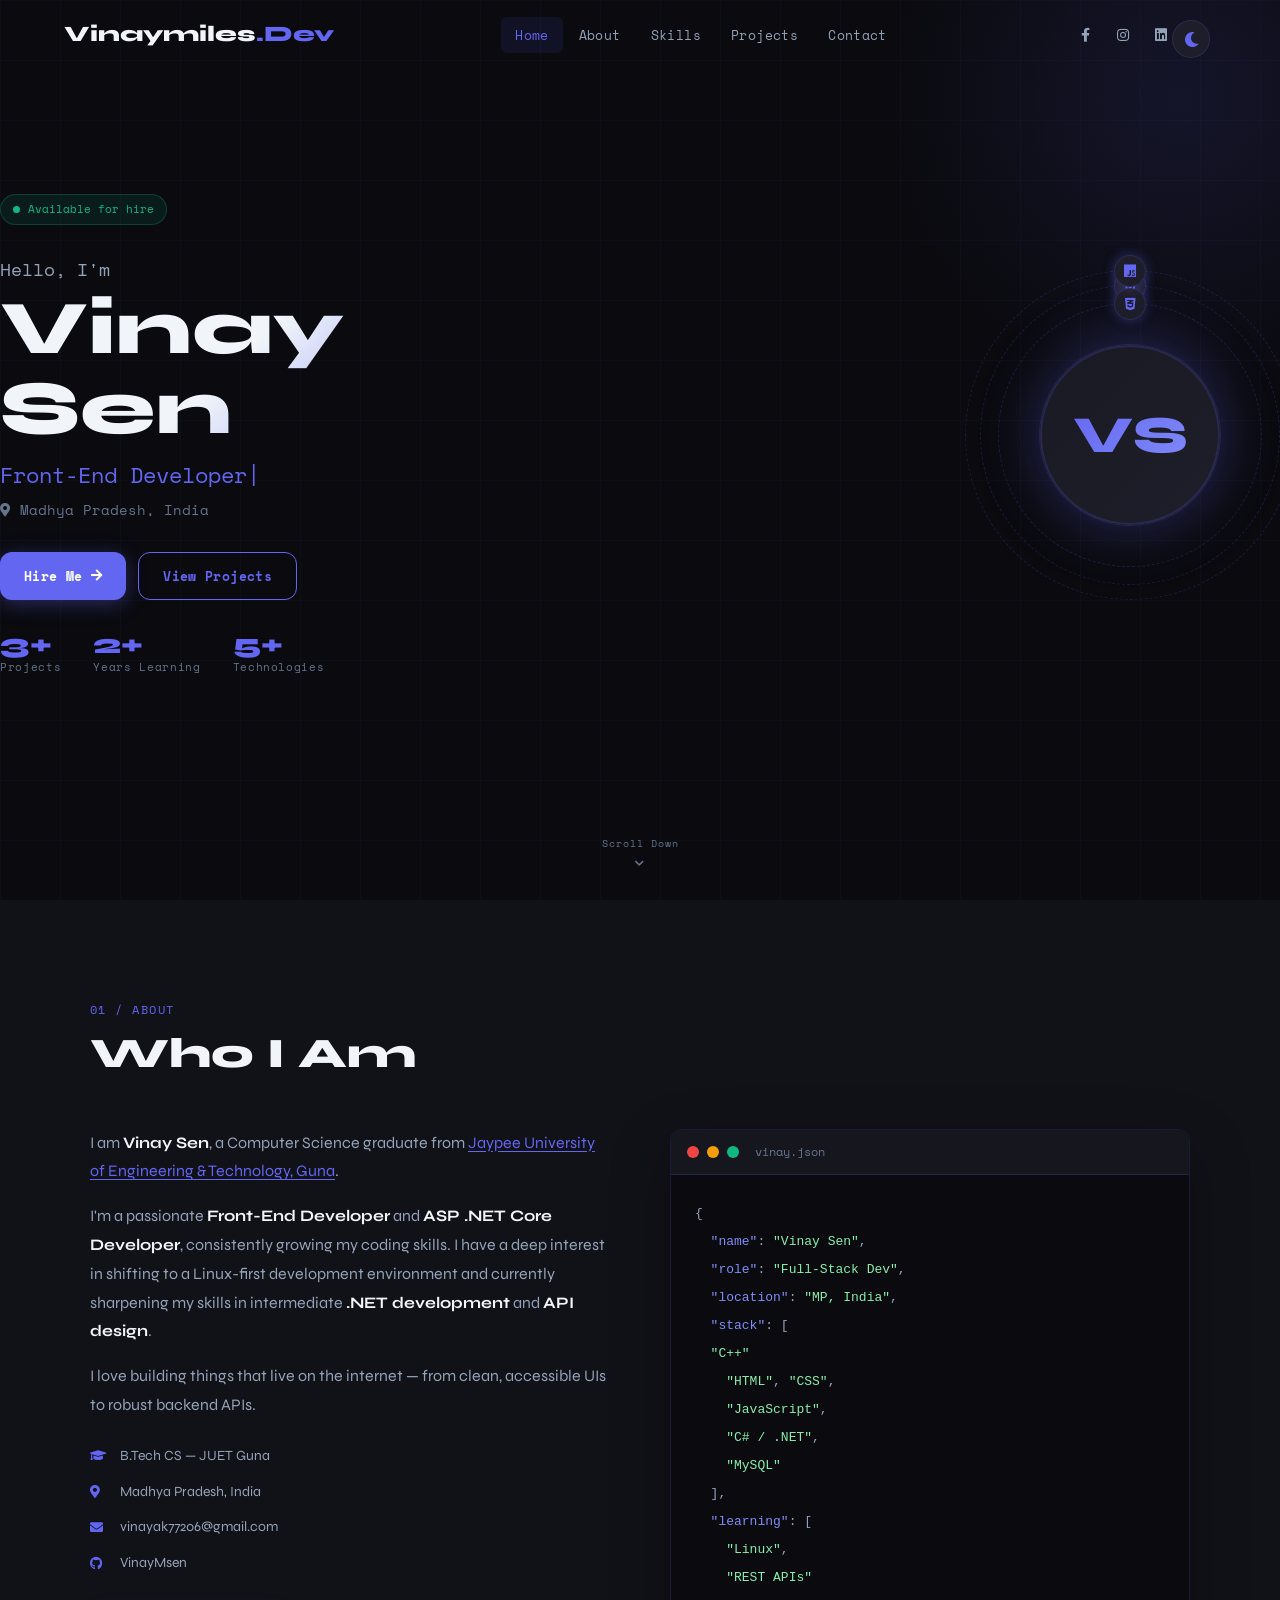
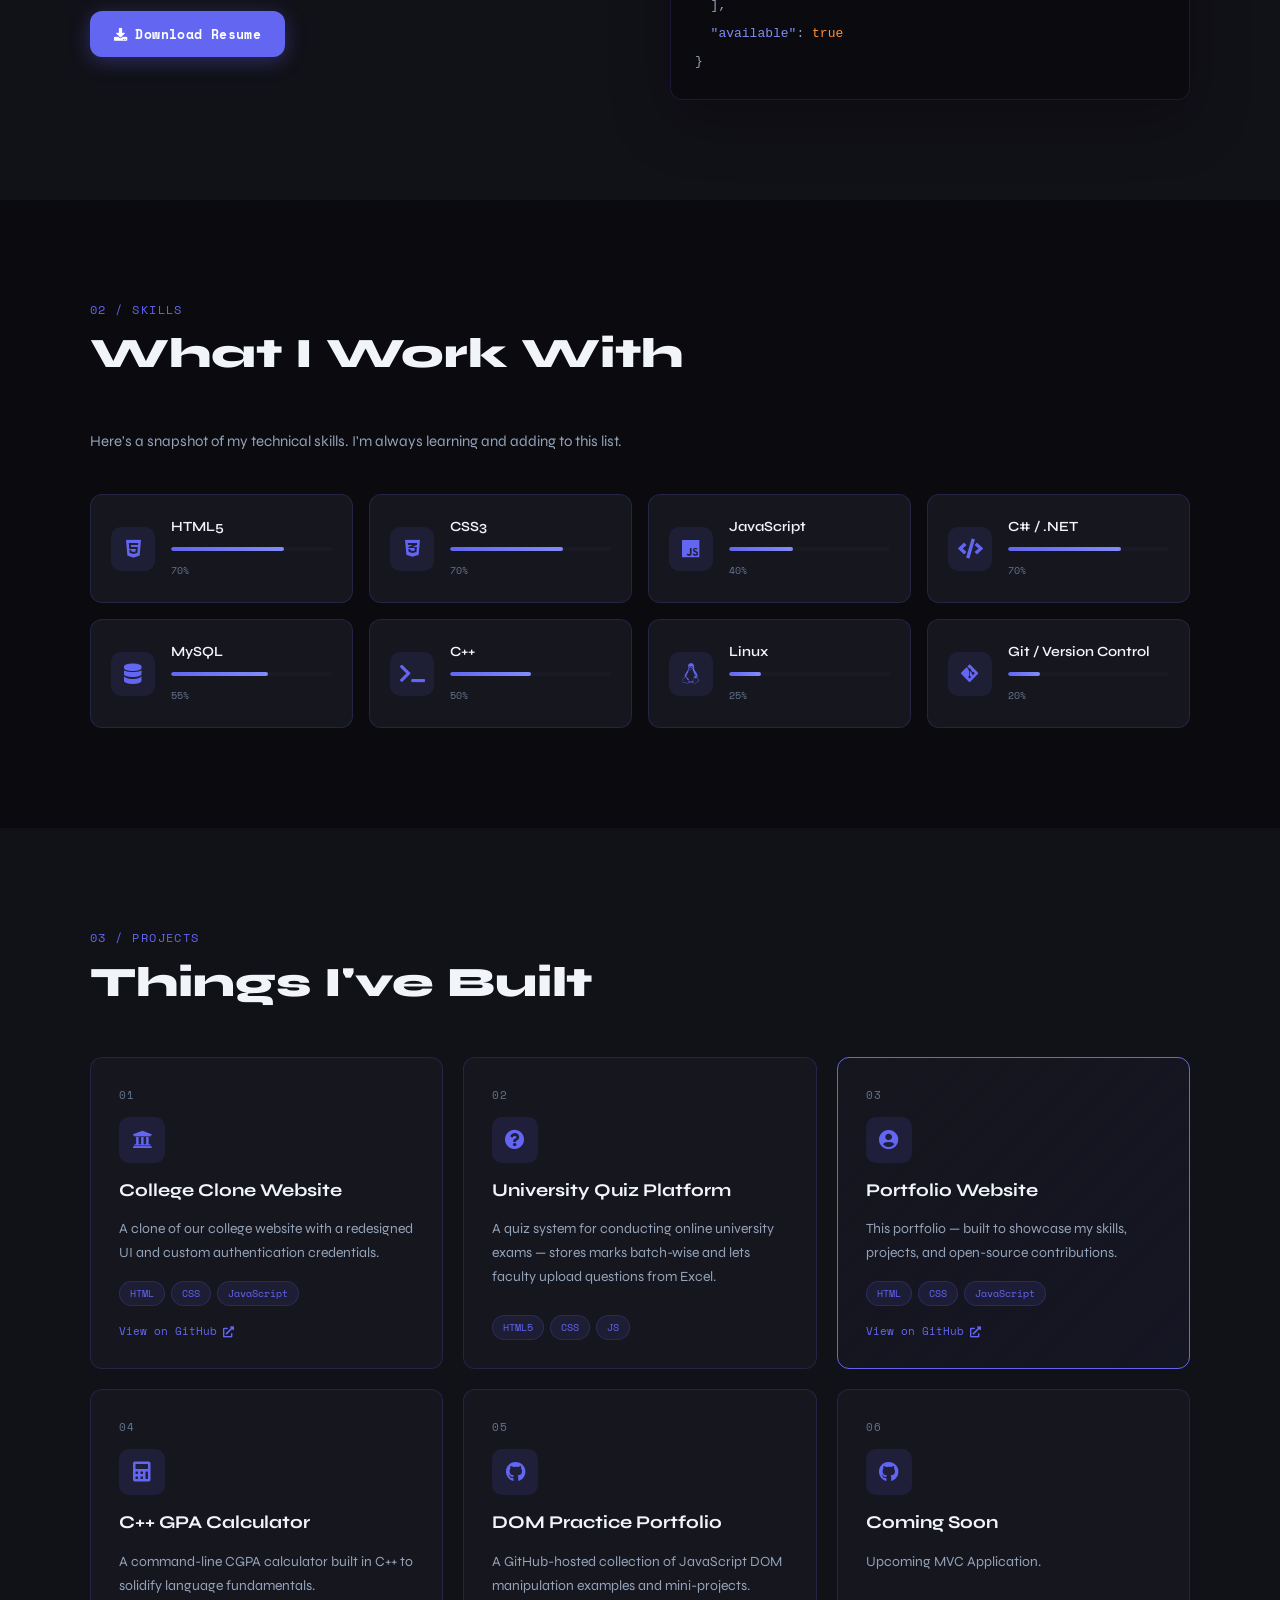
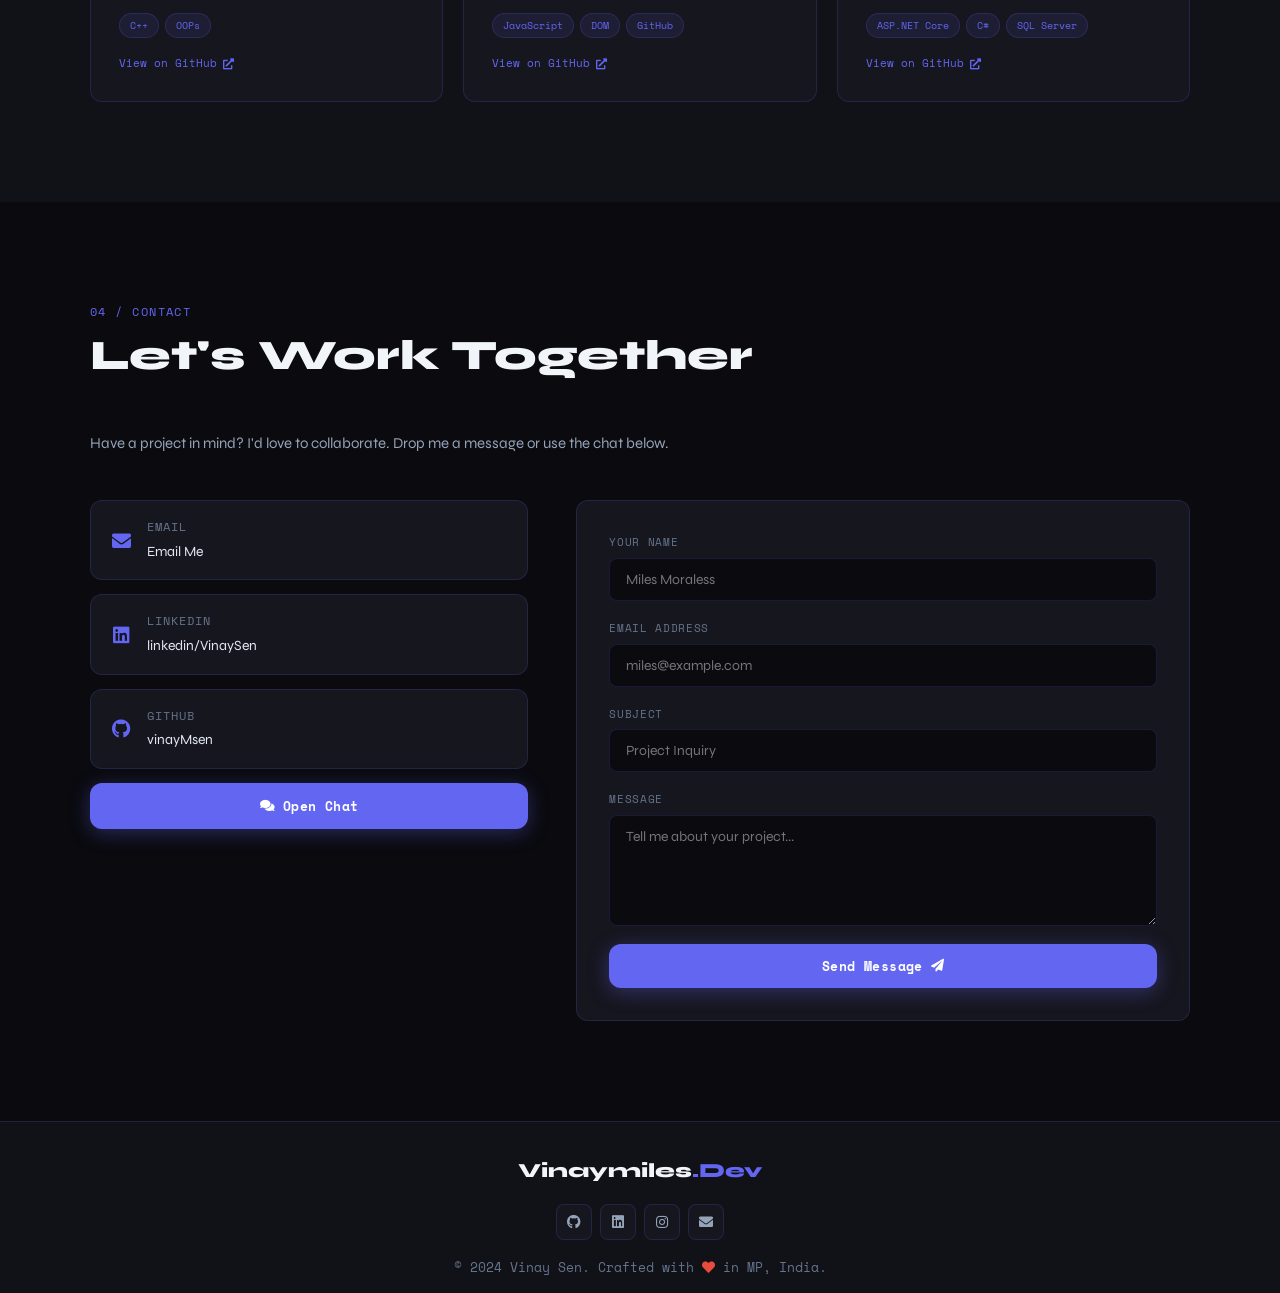
<file: index.html>
<!DOCTYPE html>
<html lang="en" dir="ltr">
<head>
  <meta charset="UTF-8" />
  <title>Vinay Sen — Developer</title>
  <link rel="stylesheet" href="style.css" />
  <link rel="stylesheet" href="https://cdnjs.cloudflare.com/ajax/libs/font-awesome/5.15.2/css/all.min.css" />
  <link href="https://fonts.googleapis.com/css2?family=Space+Mono:wght@400;700&family=Syne:wght@400;600;700;800&display=swap" rel="stylesheet">
  <meta name="viewport" content="width=device-width, initial-scale=1.0" />
</head>
<body>

  <!-- Scroll to top -->
  <div class="scroll-button">
    <a href="#home"><i class="fas fa-arrow-up"></i></a>
  </div>

  <!-- Dark mode toggle -->
  <button class="theme-toggle" id="themeToggle" aria-label="Toggle dark mode">
    <i class="fas fa-moon" id="themeIcon"></i>
  </button>

  <!-- Navigation -->
  <nav id="navbar">
    <div class="navbar">
      <div class="logo"><a href="#home">Vinaymiles<span>.Dev</span></a></div>
      <ul class="menu">
        <li><a href="#home">Home</a></li>
        <li><a href="#about">About</a></li>
        <li><a href="#skills">Skills</a></li>
        <li><a href="#projects">Projects</a></li>
        <li><a href="#contact">Contact</a></li>
        <div class="cancel-btn"><i class="fas fa-times"></i></div>
      </ul>
      <div class="media-icons">
        <a href="https://www.facebook.com/vinaymiles" target="_blank" title="Facebook"><i class="fab fa-facebook-f"></i></a>
      <!--  <a href="https://twitter.com" target="_blank" title="Twitter"><i class="fab fa-twitter"></i></a>  -->
        <a href="https://www.instagram.com/vinaymiles" target="_blank" title="Instagram"><i class="fab fa-instagram"></i></a>
        <a href="https://www.linkedin.com/in/vinaysen/" target="_blank" title="LinkedIn"><i class="fab fa-linkedin"></i></a>
        <a href="https://github.com/vinayMsen   " target="_blank" title="GitHub"><i class="fab fa-github"></i></a>
      </div>
    </div>
    <div class="menu-btn"><i class="fas fa-bars"></i></div>
  </nav>

  <!-- ===== HOME ===== -->
  <section class="home" id="home">
    <div class="home-bg-grid"></div>
    <div class="home-content">
      <div class="home-tag">Available for hire</div>
      <div class="text">
        <div class="text-one">Hello, I'm</div>
        <div class="text-two">Vinay Sen</div>
        <div class="text-three"><span class="typed-text"></span><span class="cursor">|</span></div>
        <div class="text-four"><i class="fas fa-map-marker-alt"></i> Madhya Pradesh, India</div>
      </div>
      <div class="home-actions">
        <a href="Chat/index.html" class="btn btn-primary">Hire Me <i class="fas fa-arrow-right"></i></a>
        <a href="#projects" class="btn btn-outline">View Projects</a>
      </div>
      <div class="home-stats">
        <div class="stat"><span class="stat-num">3+</span><span class="stat-label">Projects</span></div>
        <div class="stat"><span class="stat-num">2+</span><span class="stat-label">Years Learning</span></div>
        <div class="stat"><span class="stat-num">5+</span><span class="stat-label">Technologies</span></div>
      </div>
    </div>
    <div class="home-visual">
      <div class="avatar-ring">
        <div class="avatar-inner">
          <span class="avatar-initials">VS</span>
        </div>
        <div class="orbit orbit-1"><span class="orbit-dot"><i class="fab fa-html5"></i></span></div>
        <div class="orbit orbit-2"><span class="orbit-dot"><i class="fab fa-css3-alt"></i></span></div>
        <div class="orbit orbit-3"><span class="orbit-dot"><i class="fab fa-js"></i></span></div>
      </div>
    </div>
    <div class="scroll-hint"><span>Scroll Down</span><i class="fas fa-chevron-down"></i></div>
  </section>

  <!-- ===== ABOUT ===== -->
  <section class="about" id="about">
    <div class="content">
      <div class="section-header">
        <span class="section-label">01 / About</span>
        <h2 class="section-title">Who I Am</h2>
      </div>
      <div class="about-grid">
        <div class="about-text">
          <p>I am <strong>Vinay Sen</strong>, a Computer Science graduate from <a href="https://www.juet.ac.in/" target="_blank">Jaypee University of Engineering & Technology, Guna</a>.</p>
          <p>I'm a passionate <strong>Front-End Developer</strong> and <strong>ASP .NET Core Developer</strong>, consistently growing my coding skills. I have a deep interest in shifting to a Linux-first development environment and currently sharpening my skills in intermediate <strong>.NET development</strong> and <strong>API design</strong>.</p>
          <p>I love building things that live on the internet — from clean, accessible UIs to robust backend APIs.</p>
          <div class="about-details-list">
            <div class="detail-item"><i class="fas fa-graduation-cap"></i><span>B.Tech CS — JUET Guna</span></div>
            <div class="detail-item"><i class="fas fa-map-marker-alt"></i><span>Madhya Pradesh, India</span></div>
            <div class="detail-item"><i class="fas fa-envelope"></i><span>vinayak77206@gmail.com</span></div>
            <div class="detail-item"><i class="fab fa-github"></i><a href="https://github.com/vinayMsen" target="_blank">VinayMsen</a></div>
          </div>
          <a href="Resume.pdf" download="Resume.pdf" class="btn btn-primary download-btn">
            <i class="fas fa-download"></i> Download Resume
          </a>
        </div>
        <div class="about-code-card">
          <div class="code-window">
            <div class="code-titlebar">
              <span class="dot red"></span><span class="dot yellow"></span><span class="dot green"></span>
              <span class="code-filename">vinay.json</span>
            </div>
            <pre class="code-body"><code>{
  <span class="key">"name"</span>: <span class="str">"Vinay Sen"</span>,
  <span class="key">"role"</span>: <span class="str">"Full-Stack Dev"</span>,
  <span class="key">"location"</span>: <span class="str">"MP, India"</span>,
  <span class="key">"stack"</span>: [
  <span class="str">"C++"</span>
    <span class="str">"HTML"</span>, <span class="str">"CSS"</span>,
    <span class="str">"JavaScript"</span>,
    <span class="str">"C# / .NET"</span>,
    <span class="str">"MySQL"</span>
  ],
  <span class="key">"learning"</span>: [
    <span class="str">"Linux"</span>,
    <span class="str">"REST APIs"</span>
  ],
  <span class="key">"available"</span>: <span class="bool">true</span>
}</code></pre>
          </div>
        </div>
      </div>
    </div>
  </section>

  <!-- ===== SKILLS ===== -->
  <section class="skills" id="skills">
    <div class="content">
      <div class="section-header">
        <span class="section-label">02 / Skills</span>
        <h2 class="section-title">What I Work With</h2>
      </div>
      <p class="skills-intro">Here's a snapshot of my technical skills. I'm always learning and adding to this list.</p>
      <div class="skills-grid">
        <div class="skill-card" data-level="70">
          <div class="skill-icon"><i class="fab fa-html5"></i></div>
          <div class="skill-info">
            <span class="skill-name">HTML5</span>
            <div class="skill-bar"><div class="skill-fill" style="--target:70%"></div></div>
            <span class="skill-pct">70%</span>
          </div>
        </div>
        <div class="skill-card" data-level="70">
          <div class="skill-icon"><i class="fab fa-css3-alt"></i></div>
          <div class="skill-info">
            <span class="skill-name">CSS3</span>
            <div class="skill-bar"><div class="skill-fill" style="--target:70%"></div></div>
            <span class="skill-pct">70%</span>
          </div>
        </div>
        <div class="skill-card" data-level="40">
          <div class="skill-icon"><i class="fab fa-js"></i></div>
          <div class="skill-info">
            <span class="skill-name">JavaScript</span>
            <div class="skill-bar"><div class="skill-fill" style="--target:40%"></div></div>
            <span class="skill-pct">40%</span>
          </div>
        </div>
        <div class="skill-card" data-level="70">
          <div class="skill-icon"><i class="fas fa-code"></i></div>
          <div class="skill-info">
            <span class="skill-name">C# / .NET</span>
            <div class="skill-bar"><div class="skill-fill" style="--target:70%"></div></div>
            <span class="skill-pct">70%</span>
          </div>
        </div>
        <div class="skill-card" data-level="60">
          <div class="skill-icon"><i class="fas fa-database"></i></div>
          <div class="skill-info">
            <span class="skill-name">MySQL</span>
            <div class="skill-bar"><div class="skill-fill" style="--target:60%"></div></div>
            <span class="skill-pct">55%</span>
          </div>
        </div>
        <div class="skill-card" data-level="50">
          <div class="skill-icon"><i class="fas fa-terminal"></i></div>
          <div class="skill-info">
            <span class="skill-name">C++</span>
            <div class="skill-bar"><div class="skill-fill" style="--target:50%"></div></div>
            <span class="skill-pct">50%</span>
          </div>
        </div>
        <div class="skill-card" data-level="20">
          <div class="skill-icon"><i class="fab fa-linux"></i></div>
          <div class="skill-info">
            <span class="skill-name">Linux</span>
            <div class="skill-bar"><div class="skill-fill" style="--target:20%"></div></div>
            <span class="skill-pct">25%</span>
          </div>
        </div>
        <div class="skill-card" data-level="20">
          <div class="skill-icon"><i class="fab fa-git-alt"></i></div>
          <div class="skill-info">
            <span class="skill-name">Git / Version Control</span>
            <div class="skill-bar"><div class="skill-fill" style="--target:20%"></div></div>
            <span class="skill-pct">20%</span>
          </div>
        </div>
      </div>
    </div>
  </section>

  <!-- ===== PROJECTS ===== -->
  <section class="projects" id="projects">
    <div class="content">
      <div class="section-header">
        <span class="section-label">03 / Projects</span>
        <h2 class="section-title">Things I've Built</h2>
      </div>
      <div class="projects-grid">

        <div class="project-card">
            <div class="project-num">01</div>
            <div class="project-icon"><i class="fas fa-university"></i></div>
            <h3>College Clone Website</h3>
            <p>A clone of our college website with a redesigned UI and custom authentication credentials.</p>
            <div class="project-tags"><span>HTML</span><span>CSS</span><span>JavaScript</span></div>
            <a href="https://github.com/vinayMsen" target="_blank" class="project-link">View on GitHub <i class="fas fa-external-link-alt"></i></a>
        </div>

        <div class="project-card">
            <div class="project-num">02</div>
            <div class="project-icon"><i class="fas fa-question-circle"></i></div>
            <h3>University Quiz Platform</h3>
            <p>A quiz system for conducting online university exams — stores marks batch-wise and lets faculty upload questions from Excel.</p>
            <div class="project-tags"><span>HTML5</span><span>CSS</span><span>JS</span></div>
        </div>

        <div class="project-card featured">
            <div class="project-num">03</div>
            <div class="project-icon"><i class="fas fa-user-circle"></i></div>
            <h3>Portfolio Website</h3>
            <p>This portfolio — built to showcase my skills, projects, and open-source contributions.</p>
            <div class="project-tags"><span>HTML</span><span>CSS</span><span>JavaScript</span></div>
            <a href="https://github.com/vinayMsen" target="_blank" class="project-link">View on GitHub <i class="fas fa-external-link-alt"></i></a>
        </div>

        <div class="project-card">
            <div class="project-num">04</div>
            <div class="project-icon"><i class="fas fa-calculator"></i></div>
            <h3>C++ GPA Calculator</h3>
            <p>A command-line CGPA calculator built in C++ to solidify language fundamentals.</p>
            <div class="project-tags"><span>C++</span><span>OOPs</span></div>
            <a href="https://github.com/vinayMsen" target="_blank" class="project-link">View on GitHub <i class="fas fa-external-link-alt"></i></a>
        </div>

        <div class="project-card">
            <div class="project-num">05</div>
            <div class="project-icon"><i class="fab fa-github"></i></div>
            <h3>DOM Practice Portfolio</h3>
            <p>A GitHub-hosted collection of JavaScript DOM manipulation examples and mini-projects.</p>
            <div class="project-tags"><span>JavaScript</span><span>DOM</span><span>GitHub</span></div>
            <a href="https://github.com/vinayMsen" target="_blank" class="project-link">View on GitHub <i class="fas fa-external-link-alt"></i></a>
        </div>

        <div class="project-card">
            <div class="project-num">06</div>
            <div class="project-icon"><i class="fab fa-github"></i></div>
            <h3>Coming Soon</h3>
            <p>Upcoming MVC Application.</p>
            <div class="project-tags"><span>ASP.NET Core</span><span>C#</span><span>SQL Server</span></div>
            <a href="https://github.com/vinayMsen" target="_blank" class="project-link">View on GitHub <i class="fas fa-external-link-alt"></i></a>
        </div>

     </div>  
    </div>
  </section>

  <!-- ===== CONTACT ===== -->
  <section class="contact" id="contact">
    <div class="content">
      <div class="section-header">
        <span class="section-label">04 / Contact</span>
        <h2 class="section-title">Let's Work Together</h2>
      </div>
      <p class="contact-intro">Have a project in mind? I'd love to collaborate. Drop me a message or use the chat below.</p>
      <div class="contact-grid">
        <div class="contact-info">
          <div class="contact-card">
            <i class="fas fa-envelope"></i>
            <div>
              <span>Email</span>
              <a href="mailto:vinayak77206@gmail.com">Email Me</a>
            </div>
          </div>
          <div class="contact-card">
            <i class="fab fa-linkedin"></i>
            <div>
              <span>LinkedIn</span>
              <a href="https://www.linkedin.com/in/vinaysen/" target="_blank">linkedin/VinaySen</a>
            </div>
          </div>
          <div class="contact-card">
            <i class="fab fa-github"></i>
            <div>
              <span>GitHub</span>
              <a href="https://github.com/vinayMsen" target="_blank">vinayMsen</a>
            </div>
          </div>
          <a href="Chat/index.html" class="btn btn-primary full-btn">
            <i class="fas fa-comments"></i> Open Chat
          </a>
        </div>
        <!-- Inline quick contact form -->
        <form class="contact-form" id="contactForm">
          <div class="form-group">
            <label for="name">Your Name</label>
            <input type="text" id="name" placeholder="Miles Moraless" required />
          </div>
          <div class="form-group">
            <label for="email">Email Address</label>
            <input type="email" id="email" placeholder="miles@example.com" required />
          </div>
          <div class="form-group">
            <label for="subject">Subject</label>
            <input type="text" id="subject" placeholder="Project Inquiry" />
          </div>
          <div class="form-group">
            <label for="message">Message</label>
            <textarea id="message" rows="5" placeholder="Tell me about your project..." required></textarea>
          </div>
          <button type="submit" class="btn btn-primary full-btn">
            Send Message <i class="fas fa-paper-plane"></i>
          </button>
          <div class="form-success" id="formSuccess">
            <i class="fas fa-check-circle"></i> Message sent! I'll get back to you soon.
          </div>
        </form>
      </div>
    </div>
  </section>

  <!-- Footer -->
  <footer>
    <div class="footer-inner">
      <div class="footer-logo">Vinaymiles<span>.Dev</span></div>
      <div class="footer-links">
        <a href="https://github.com/vinayMsen" target="_blank"><i class="fab fa-github"></i></a>
        <a href="https://linkedin.com/in/vinaysen" target="_blank"><i class="fab fa-linkedin"></i></a>
        <a href="https://instagram.com/vinaymiles" target="_blank"><i class="fab fa-instagram"></i></a>
        <a href="mailto:vinayak77206@gmail.com"><i class="fas fa-envelope"></i></a>
      </div>
      <p>© 2024 Vinay Sen. Crafted with <i class="fas fa-heart" style="color:#e74c3c"></i> in MP, India.</p>
    </div>
  </footer>

  <script src="script.js"></script>
</body>
</html>
</file>
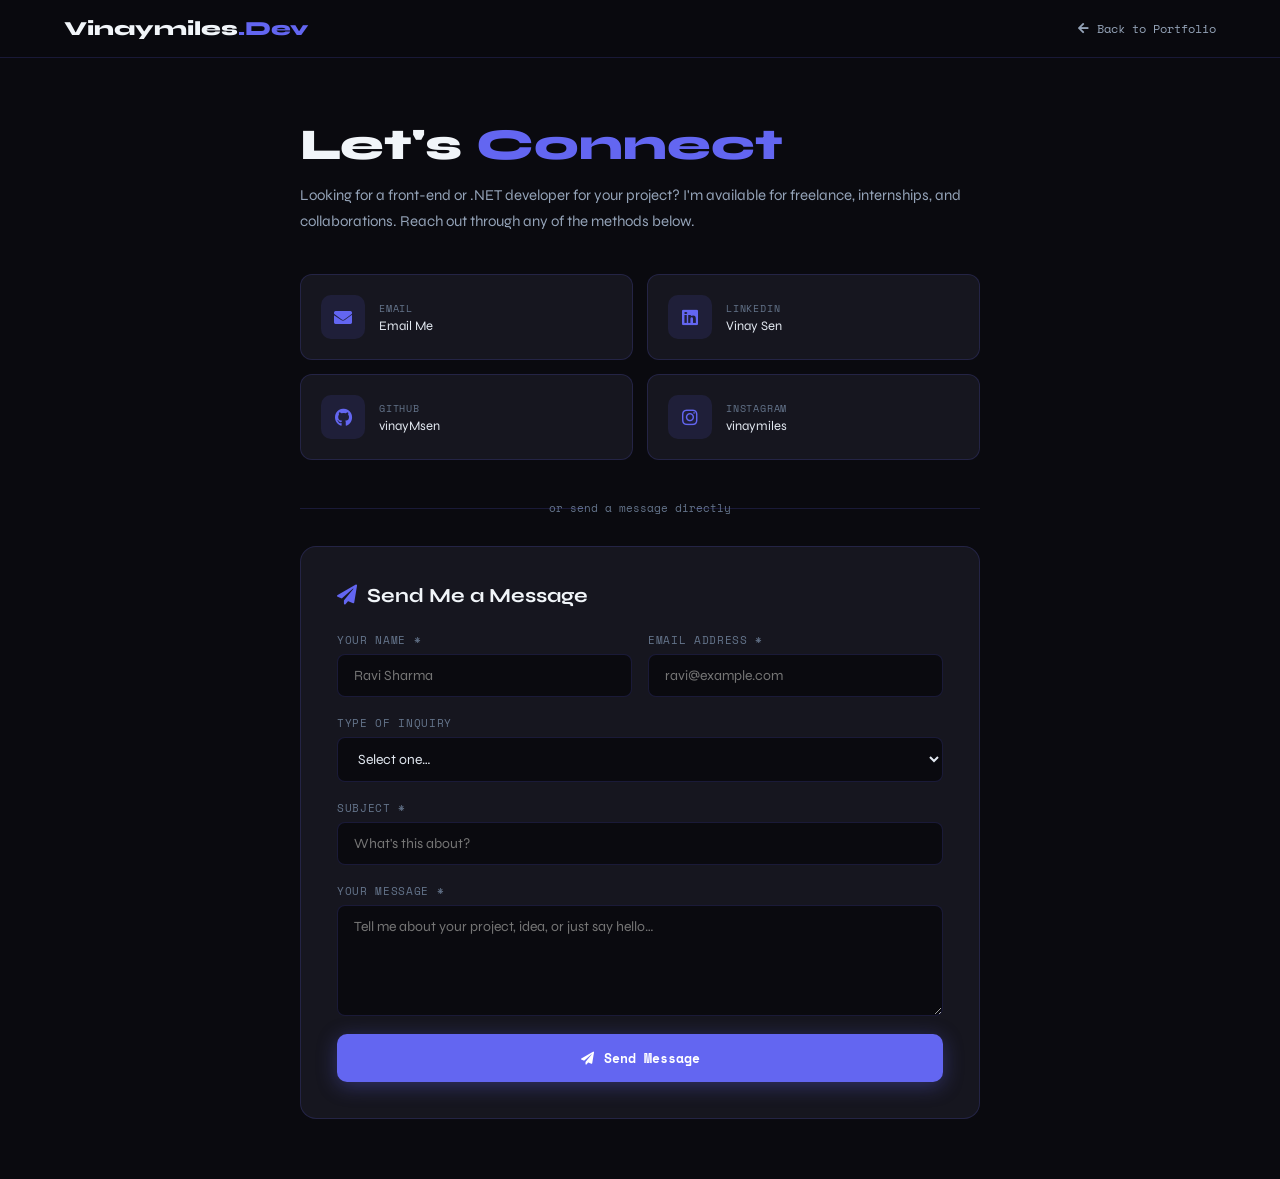
<file: Chat/index.html>
<!DOCTYPE html>
<html lang="en">
<head>
  <meta charset="UTF-8" />
  <title>Chat with Vinay — Vinaymiles.Dev</title>
  <link rel="stylesheet" href="style.css" />
  <link rel="stylesheet" href="https://cdnjs.cloudflare.com/ajax/libs/font-awesome/5.15.2/css/all.min.css" />
  <link href="https://fonts.googleapis.com/css2?family=Space+Mono:wght@400;700&family=Syne:wght@400;600;700;800&display=swap" rel="stylesheet">
  <meta name="viewport" content="width=device-width, initial-scale=1.0" />

</head>
<body>
  <div class="top-bar">
    <div class="logo">Vinaymiles<span>.Dev</span></div>
    <a href="../index.html" class="back-btn"><i class="fas fa-arrow-left"></i> Back to Portfolio</a>
  </div>

  <div class="chat-page">
    <h1>Let's <span>Connect</span></h1>
    <p class="subtitle">
      Looking for a front-end or .NET developer for your project? I'm available for freelance,
      internships, and collaborations. Reach out through any of the methods below.
    </p>

    <div class="contact-methods">
      <a href="mailto:vinayak77206@gmail.com" class="method-card">
        <div class="method-icon"><i class="fas fa-envelope"></i></div>
        <div class="method-text">
          <span class="method-label">Email</span>
          <span class="method-value">Email Me</span>
        </div>
      </a>
      <a href="https://www.linkedin.com/in/vinaysen/" target="_blank" class="method-card">
        <div class="method-icon"><i class="fab fa-linkedin"></i></div>
        <div class="method-text">
          <span class="method-label">LinkedIn</span>
          <span class="method-value">Vinay Sen</span>
        </div>
      </a>
      <a href="https://github.com/vinayMsen" target="_blank" class="method-card">
        <div class="method-icon"><i class="fab fa-github"></i></div>
        <div class="method-text">
          <span class="method-label">GitHub</span>
          <span class="method-value">vinayMsen</span>
        </div>
      </a>
      <a href="https://instagram.com" target="_blank" class="method-card">
        <div class="method-icon"><i class="fab fa-instagram"></i></div>
        <div class="method-text">
          <span class="method-label">Instagram</span>
          <span class="method-value">vinaymiles</span>
        </div>
      </a>
    </div>

    <div class="divider">or send a message directly</div>

    <div class="form-card">
      <h2><i class="fas fa-paper-plane" style="color:var(--accent);margin-right:10px"></i>Send Me a Message</h2>
      <form id="chatForm">
        <div class="form-row">
          <div class="form-group">
            <label for="fname">Your Name *</label>
            <input type="text" id="fname" placeholder="Ravi Sharma" required />
          </div>
          <div class="form-group">
            <label for="femail">Email Address *</label>
            <input type="email" id="femail" placeholder="ravi@example.com" required />
          </div>
        </div>
        <div class="form-group">
          <label for="ftype">Type of Inquiry</label>
          <select id="ftype">
            <option value="">Select one…</option>
            <option value="freelance">Freelance Project</option>
            <option value="collab">Collaboration / Team Project</option>
            <option value="internship">Internship Opportunity</option>
            <option value="opensource">Open Source</option>
            <option value="other">Just Saying Hi 👋</option>
          </select>
        </div>
        <div class="form-group">
          <label for="fsubject">Subject *</label>
          <input type="text" id="fsubject" placeholder="What's this about?" required />
        </div>
        <div class="form-group">
          <label for="fmsg">Your Message *</label>
          <textarea id="fmsg" rows="5" placeholder="Tell me about your project, idea, or just say hello…" required></textarea>
        </div>
        <button type="submit" class="submit-btn" id="submitBtn">
          <i class="fas fa-paper-plane"></i> Send Message
        </button>
        <div class="success-banner" id="successBanner">
          <i class="fas fa-check-circle"></i>
          Your message has been sent! I'll reply within 24 hours.
        </div>
      </form>
    </div>
  </div>


   <script src="script.js"></script>


</body>
</html>
</file>
<file: style.css>
/* ===== CSS VARIABLES ===== */
:root {
  --bg: #0a0a0f;
  --bg2: #111118;
  --bg3: #1a1a24;
  --surface: #16161f;
  --surface2: #1e1e2a;
  --border: rgba(99,102,241,0.18);
  --accent: #6366f1;
  --accent2: #818cf8;
  --accent-glow: rgba(99,102,241,0.35);
  --text: #e2e8f0;
  --text-muted: #94a3b8;
  --text-dim: #64748b;
  --heading: #f1f5f9;
  --green: #10b981;
  --yellow: #f59e0b;
  --red: #ef4444;
  --nav-h: 70px;
  --radius: 12px;
  --transition: all 0.35s cubic-bezier(0.4,0,0.2,1);
}

/* Light mode overrides */
body.light {
  --bg: #f8fafc;
  --bg2: #f1f5f9;
  --bg3: #e2e8f0;
  --surface: #ffffff;
  --surface2: #f8fafc;
  --border: rgba(99,102,241,0.18);
  --accent: #4f46e5;
  --accent2: #6366f1;
  --accent-glow: rgba(79,70,229,0.2);
  --text: #1e293b;
  --text-muted: #475569;
  --text-dim: #94a3b8;
  --heading: #0f172a;
}

/* ===== RESET ===== */
*, *::before, *::after {
  margin: 0; padding: 0;
  box-sizing: border-box;
  text-decoration: none;
  scroll-behavior: smooth;
}

::-webkit-scrollbar { width: 6px; }
::-webkit-scrollbar-track { background: var(--bg); }
::-webkit-scrollbar-thumb { background: var(--accent); border-radius: 99px; }

body {
  background: var(--bg);
  color: var(--text);
  font-family: 'Syne', sans-serif;
  line-height: 1.7;
  transition: background 0.4s, color 0.4s;
  overflow-x: hidden;
}

/* ===== THEME TOGGLE ===== */
.theme-toggle {
  position: fixed;
  top: 20px;
  right: 70px;
  z-index: 1000;
  background: var(--surface2);
  border: 1px solid var(--border);
  color: var(--accent);
  width: 38px; height: 38px;
  border-radius: 50%;
  cursor: pointer;
  font-size: 15px;
  display: flex; align-items: center; justify-content: center;
  transition: var(--transition);
}
.theme-toggle:hover { background: var(--accent); color: #fff; }

/* ===== SCROLL BUTTON ===== */
.scroll-button a {
  position: fixed;
  bottom: 24px; right: 24px;
  background: var(--accent);
  color: #fff;
  width: 44px; height: 44px;
  border-radius: 50%;
  display: none;
  align-items: center; justify-content: center;
  font-size: 16px;
  box-shadow: 0 4px 20px var(--accent-glow);
  transition: var(--transition);
  z-index: 999;
}
.scroll-button a:hover { transform: translateY(-3px); }

/* ===== NAV ===== */
nav {
  position: fixed;
  top: 0; left: 0;
  width: 100%;
  z-index: 998;
  padding: 0;
  transition: var(--transition);
}
nav.sticky {
  background: rgba(10,10,15,0.92);
  backdrop-filter: blur(16px);
  border-bottom: 1px solid var(--border);
  box-shadow: 0 4px 30px rgba(0,0,0,0.3);
}
body.light nav.sticky {
  background: rgba(248,250,252,0.92);
}
.navbar {
  width: 90%;
  max-width: 1200px;
  margin: auto;
  height: var(--nav-h);
  display: flex;
  align-items: center;
  justify-content: space-between;
}
.logo a {
  font-family: 'Syne', sans-serif;
  font-weight: 800;
  font-size: 22px;
  color: var(--heading);
  transition: var(--transition);
}
.logo a span { color: var(--accent); }
.logo a:hover { color: var(--accent); }

.menu {
  display: flex;
  list-style: none;
  align-items: center;
  gap: 2px;
  position: relative;
}
.menu li a {
  font-family: 'Space Mono', monospace;
  font-size: 13px;
  font-weight: 400;
  color: var(--text-muted);
  padding: 8px 14px;
  border-radius: 6px;
  transition: var(--transition);
  letter-spacing: 0.03em;
}
.menu li a:hover,
.menu li a.active {
  color: var(--accent);
  background: rgba(99,102,241,0.1);
}
.cancel-btn {
  display: none;
  position: absolute;
  top: 20px; right: 20px;
  color: var(--text-muted);
  font-size: 20px;
  cursor: pointer;
}
.media-icons {
  display: flex;
  gap: 4px;
}
.media-icons a {
  color: var(--text-muted);
  width: 34px; height: 34px;
  display: flex; align-items: center; justify-content: center;
  border-radius: 8px;
  font-size: 14px;
  transition: var(--transition);
}
.media-icons a:hover { color: var(--accent); background: rgba(99,102,241,0.1); }
.menu-btn {
  display: none;
  color: var(--text);
  font-size: 20px;
  cursor: pointer;
  padding: 6px;
}

/* ===== BUTTONS ===== */
.btn {
  display: inline-flex;
  align-items: center;
  gap: 8px;
  padding: 12px 24px;
  border-radius: var(--radius);
  font-family: 'Space Mono', monospace;
  font-size: 13px;
  font-weight: 700;
  cursor: pointer;
  transition: var(--transition);
  border: none;
  outline: none;
  letter-spacing: 0.03em;
}
.btn-primary {
  background: var(--accent);
  color: #fff;
  box-shadow: 0 4px 20px var(--accent-glow);
}
.btn-primary:hover {
  background: var(--accent2);
  transform: translateY(-2px);
  box-shadow: 0 8px 30px var(--accent-glow);
}
.btn-outline {
  background: transparent;
  color: var(--accent);
  border: 1.5px solid var(--accent);
}
.btn-outline:hover {
  background: var(--accent);
  color: #fff;
  transform: translateY(-2px);
}
.full-btn { width: 100%; justify-content: center; }

/* ===== SECTION SHARED ===== */
section { padding: 100px 0; }
.content { width: 88%; max-width: 1100px; margin: auto; }
.section-header { margin-bottom: 50px; }
.section-label {
  font-family: 'Space Mono', monospace;
  font-size: 12px;
  color: var(--accent);
  letter-spacing: 0.12em;
  text-transform: uppercase;
  display: block;
  margin-bottom: 10px;
}
.section-title {
  font-size: clamp(28px, 4vw, 42px);
  font-weight: 800;
  color: var(--heading);
  line-height: 1.15;
}

/* ===== HOME ===== */
.home {
  min-height: 100vh;
  background: var(--bg);
  display: flex;
  align-items: center;
  position: relative;
  overflow: hidden;
  padding-top: var(--nav-h);
}
.home-bg-grid {
  position: absolute;
  inset: 0;
  background-image:
    linear-gradient(rgba(99,102,241,0.04) 1px, transparent 1px),
    linear-gradient(90deg, rgba(99,102,241,0.04) 1px, transparent 1px);
  background-size: 60px 60px;
  pointer-events: none;
}
.home::before {
  content: '';
  position: absolute;
  top: -200px; right: -200px;
  width: 600px; height: 600px;
  background: radial-gradient(circle, rgba(99,102,241,0.12) 0%, transparent 70%);
  pointer-events: none;
}
.home .content { display: none; } /* avoid conflict */
.home-content {
  width: 88%;
  max-width: 1100px;
  margin: auto;
  padding: 60px 0;
  flex: 1;
  display: grid;
  grid-template-columns: 1fr 1fr;
  grid-template-rows: auto auto auto;
  gap: 30px 60px;
  align-items: center;
}
.home-tag {
  grid-column: 1;
  display: inline-flex;
  align-items: center;
  gap: 8px;
  font-family: 'Space Mono', monospace;
  font-size: 11px;
  color: var(--green);
  background: rgba(16,185,129,0.1);
  border: 1px solid rgba(16,185,129,0.25);
  padding: 5px 12px;
  border-radius: 99px;
  width: fit-content;
  animation: fadeInDown 0.6s ease both;
}
.home-tag::before {
  content: '';
  width: 7px; height: 7px;
  background: var(--green);
  border-radius: 50%;
  animation: pulse 2s infinite;
}
.text { grid-column: 1; animation: fadeInUp 0.7s 0.1s ease both; }
.text-one {
  font-size: 18px;
  color: var(--text-muted);
  font-family: 'Space Mono', monospace;
}
.text-two {
  font-size: clamp(44px, 7vw, 76px);
  font-weight: 800;
  color: var(--heading);
  line-height: 1.05;
  margin: 4px 0;
  background: linear-gradient(135deg, var(--heading) 50%, var(--accent2));
  -webkit-background-clip: text;
  -webkit-text-fill-color: transparent;
  background-clip: text;
}
.text-three {
  font-family: 'Space Mono', monospace;
  font-size: clamp(16px, 2.5vw, 22px);
  color: var(--accent);
  margin: 8px 0 4px;
  min-height: 30px;
}
.cursor {
  animation: blink 1s step-end infinite;
  color: var(--accent);
}
.text-four {
  font-size: 14px;
  color: var(--text-dim);
  font-family: 'Space Mono', monospace;
}
.home-actions {
  grid-column: 1;
  display: flex;
  gap: 12px;
  animation: fadeInUp 0.7s 0.2s ease both;
}
.home-stats {
  grid-column: 1;
  display: flex;
  gap: 32px;
  animation: fadeInUp 0.7s 0.3s ease both;
}
.stat { display: flex; flex-direction: column; }
.stat-num {
  font-size: 28px;
  font-weight: 800;
  color: var(--accent);
  line-height: 1;
}
.stat-label {
  font-size: 11px;
  color: var(--text-dim);
  font-family: 'Space Mono', monospace;
  letter-spacing: 0.06em;
}
.home-visual {
  grid-column: 2;
  grid-row: 1 / 5;
  display: flex;
  align-items: center;
  justify-content: center;
  animation: fadeIn 1s 0.4s ease both;
}
/* Avatar ring */
.avatar-ring {
  position: relative;
  width: 300px; height: 300px;
}
.avatar-inner {
  width: 180px; height: 180px;
  background: linear-gradient(135deg, var(--bg3), var(--surface2));
  border: 2px solid var(--border);
  border-radius: 50%;
  display: flex; align-items: center; justify-content: center;
  position: absolute;
  top: 50%; left: 50%;
  transform: translate(-50%, -50%);
  box-shadow: 0 0 60px var(--accent-glow), 0 0 0 1px var(--border);
}
.avatar-initials {
  font-size: 52px;
  font-weight: 800;
  background: linear-gradient(135deg, var(--accent), var(--accent2));
  -webkit-background-clip: text;
  -webkit-text-fill-color: transparent;
  background-clip: text;
}
.orbit {
  position: absolute;
  width: 100%; height: 100%;
  border: 1px dashed rgba(99,102,241,0.2);
  border-radius: 50%;
  top: 0; left: 0;
  animation: spin 8s linear infinite;
}
.orbit-2 { animation-duration: 12s; animation-direction: reverse; width: 88%; height: 88%; top: 6%; left: 6%; }
.orbit-3 { animation-duration: 16s; width: 110%; height: 110%; top: -5%; left: -5%; }
.orbit-dot {
  position: absolute;
  top: -16px; left: calc(50% - 16px);
  width: 32px; height: 32px;
  background: var(--surface2);
  border: 1px solid var(--border);
  border-radius: 50%;
  display: flex; align-items: center; justify-content: center;
  color: var(--accent);
  font-size: 14px;
  box-shadow: 0 0 12px var(--accent-glow);
}
.scroll-hint {
  position: absolute;
  bottom: 32px; left: 50%; transform: translateX(-50%);
  display: flex; flex-direction: column; align-items: center; gap: 6px;
  font-family: 'Space Mono', monospace;
  font-size: 10px;
  color: var(--text-dim);
  letter-spacing: 0.1em;
  animation: bounce 2s infinite;
}

/* ===== ABOUT ===== */
.about { background: var(--bg2); }
.about-grid {
  display: grid;
  grid-template-columns: 1fr 1fr;
  gap: 60px;
  align-items: start;
}
.about-text p {
  color: var(--text-muted);
  margin-bottom: 16px;
  line-height: 1.8;
}
.about-text p strong { color: var(--heading); }
.about-text p a { color: var(--accent); text-decoration: underline; text-underline-offset: 3px; }
.about-details-list {
  margin: 24px 0 28px;
  display: flex;
  flex-direction: column;
  gap: 12px;
}
.detail-item {
  display: flex;
  align-items: center;
  gap: 12px;
  font-size: 14px;
  color: var(--text-muted);
}
.detail-item i {
  color: var(--accent);
  width: 18px;
  font-size: 13px;
}
.detail-item a { color: var(--text-muted); }
.detail-item a:hover { color: var(--accent); }
.download-btn { margin-top: 8px; }

/* Code card */
.code-window {
  background: var(--bg);
  border: 1px solid var(--border);
  border-radius: var(--radius);
  overflow: hidden;
  box-shadow: 0 20px 60px rgba(0,0,0,0.3);
}
.code-titlebar {
  background: var(--surface);
  padding: 12px 16px;
  display: flex;
  align-items: center;
  gap: 8px;
  border-bottom: 1px solid var(--border);
}
.dot {
  width: 12px; height: 12px;
  border-radius: 50%;
  display: inline-block;
}
.dot.red { background: #ef4444; }
.dot.yellow { background: #f59e0b; }
.dot.green { background: #10b981; }
.code-filename {
  font-family: 'Space Mono', monospace;
  font-size: 12px;
  color: var(--text-dim);
  margin-left: 8px;
}
.code-body {
  padding: 24px;
  font-family: 'Space Mono', monospace;
  font-size: 13px;
  line-height: 2;
  color: var(--text-muted);
  overflow: auto;
}
.code-body .key { color: var(--accent2); }
.code-body .str { color: #86efac; }
.code-body .bool { color: #fb923c; }

/* ===== SKILLS ===== */
.skills { background: var(--bg); }
.skills-intro {
  color: var(--text-muted);
  margin-bottom: 40px;
  font-size: 15px;
}
.skills-grid {
  display: grid;
  grid-template-columns: repeat(auto-fill, minmax(240px, 1fr));
  gap: 16px;
}
.skill-card {
  background: var(--surface);
  border: 1px solid var(--border);
  border-radius: var(--radius);
  padding: 20px;
  display: flex;
  align-items: center;
  gap: 16px;
  transition: var(--transition);
}
.skill-card:hover {
  border-color: var(--accent);
  box-shadow: 0 4px 24px var(--accent-glow);
  transform: translateY(-2px);
}
.skill-icon {
  width: 44px; height: 44px;
  background: rgba(99,102,241,0.1);
  border-radius: 10px;
  display: flex; align-items: center; justify-content: center;
  color: var(--accent);
  font-size: 20px;
  flex-shrink: 0;
}
.skill-info { flex: 1; }
.skill-name {
  font-size: 14px;
  font-weight: 600;
  color: var(--heading);
  display: block;
  margin-bottom: 8px;
}
.skill-bar {
  background: var(--bg3);
  height: 4px;
  border-radius: 99px;
  overflow: hidden;
  margin-bottom: 4px;
}
.skill-fill {
  height: 100%;
  background: linear-gradient(90deg, var(--accent), var(--accent2));
  border-radius: 99px;
  width: 0;
  transition: width 1.2s cubic-bezier(0.4,0,0.2,1);
}
.skill-fill.animated { width: var(--target); }
.skill-pct {
  font-family: 'Space Mono', monospace;
  font-size: 10px;
  color: var(--text-dim);
}

/* ===== PROJECTS ===== */
.projects { background: var(--bg2); }
.projects-grid {
  display: grid;
  grid-template-columns: repeat(auto-fill, minmax(300px, 1fr));
  gap: 20px;
}
.project-card {
  background: var(--surface);
  border: 1px solid var(--border);
  border-radius: var(--radius);
  padding: 28px;
  position: relative;
  transition: var(--transition);
  display: flex;
  flex-direction: column;
  gap: 12px;
}
.project-card:hover {
  border-color: var(--accent);
  transform: translateY(-4px);
  box-shadow: 0 12px 40px rgba(0,0,0,0.3), 0 0 0 1px var(--accent-glow);
}
.project-card.featured {
  border-color: var(--accent);
  background: linear-gradient(135deg, var(--surface), rgba(99,102,241,0.05));
}
.project-num {
  font-family: 'Space Mono', monospace;
  font-size: 11px;
  color: var(--text-dim);
  letter-spacing: 0.1em;
}
.project-icon {
  width: 46px; height: 46px;
  background: rgba(99,102,241,0.12);
  border-radius: 10px;
  display: flex; align-items: center; justify-content: center;
  color: var(--accent);
  font-size: 20px;
}
.project-card h3 {
  font-size: 18px;
  font-weight: 700;
  color: var(--heading);
}
.project-card p {
  font-size: 14px;
  color: var(--text-muted);
  line-height: 1.7;
  flex: 1;
}
.project-tags {
  display: flex;
  flex-wrap: wrap;
  gap: 6px;
  margin-top: 4px;
}
.project-tags span {
  font-family: 'Space Mono', monospace;
  font-size: 10px;
  color: var(--accent);
  background: rgba(99,102,241,0.1);
  border: 1px solid rgba(99,102,241,0.2);
  padding: 3px 10px;
  border-radius: 99px;
}
.project-link {
  font-family: 'Space Mono', monospace;
  font-size: 11px;
  color: var(--accent);
  display: flex;
  align-items: center;
  gap: 6px;
  width: fit-content;
  margin-top: 4px;
  transition: var(--transition);
}
.project-link:hover { gap: 10px; }

/* ===== CONTACT ===== */
.contact { background: var(--bg); }
.contact-intro {
  color: var(--text-muted);
  margin-bottom: 44px;
  font-size: 15px;
}
.contact-grid {
  display: grid;
  grid-template-columns: 1fr 1.4fr;
  gap: 48px;
  align-items: start;
}
.contact-info {
  display: flex;
  flex-direction: column;
  gap: 14px;
}
.contact-card {
  display: flex;
  align-items: center;
  gap: 16px;
  background: var(--surface);
  border: 1px solid var(--border);
  border-radius: var(--radius);
  padding: 16px 20px;
  transition: var(--transition);
}
.contact-card:hover { border-color: var(--accent); }
.contact-card > i {
  color: var(--accent);
  font-size: 19px;
  width: 20px;
  text-align: center;
}
.contact-card div { display: flex; flex-direction: column; }
.contact-card div span {
  font-family: 'Space Mono', monospace;
  font-size: 12px;
  color: var(--text-dim);
  letter-spacing: 0.08em;
  text-transform: uppercase;
  margin-bottom: 2px;
}
.contact-card div a {
  font-size: 14px;
  color: var(--text);
  transition: var(--transition);
}
.contact-card div a:hover { color: var(--accent); }

/* Contact form */
.contact-form {
  background: var(--surface);
  border: 1px solid var(--border);
  border-radius: var(--radius);
  padding: 32px;
  display: flex;
  flex-direction: column;
  gap: 18px;
}
.form-group {
  display: flex;
  flex-direction: column;
  gap: 6px;
}
.form-group label {
  font-family: 'Space Mono', monospace;
  font-size: 11px;
  color: var(--text-dim);
  letter-spacing: 0.06em;
  text-transform: uppercase;
}
.form-group input,
.form-group textarea {
  background: var(--bg);
  border: 1px solid var(--border);
  border-radius: 8px;
  padding: 12px 16px;
  color: var(--text);
  font-family: 'Syne', sans-serif;
  font-size: 14px;
  transition: var(--transition);
  outline: none;
  resize: vertical;
}
.form-group input:focus,
.form-group textarea:focus {
  border-color: var(--accent);
  box-shadow: 0 0 0 3px var(--accent-glow);
}
.form-success {
  display: none;
  background: rgba(16,185,129,0.1);
  border: 1px solid rgba(16,185,129,0.25);
  color: var(--green);
  padding: 12px 16px;
  border-radius: 8px;
  font-size: 14px;
  align-items: center;
  gap: 8px;
}
.form-success.show { display: flex; }

/* ===== FOOTER ===== */
footer {
  background: var(--bg2);
  border-top: 1px solid var(--border);
  padding: 32px 0;
}
.footer-inner {
  width: 88%; max-width: 1100px; margin: auto;
  display: flex;
  flex-direction: column;
  align-items: center;
  gap: 16px;
  text-align: center;
}
.footer-logo {
  font-size: 20px;
  font-weight: 800;
  color: var(--heading);
}
.footer-logo span { color: var(--accent); }
.footer-links {
  display: flex;
  gap: 8px;
}
.footer-links a {
  width: 36px; height: 36px;
  border-radius: 8px;
  background: var(--surface);
  border: 1px solid var(--border);
  color: var(--text-muted);
  display: flex; align-items: center; justify-content: center;
  font-size: 14px;
  transition: var(--transition);
}
.footer-links a:hover { color: var(--accent); border-color: var(--accent); }
footer p {
  font-size: 13px;
  color: var(--text-dim);
  font-family: 'Space Mono', monospace;
}

/* ===== ANIMATIONS ===== from online resources*/
@keyframes fadeInDown { from { opacity:0; transform:translateY(-20px); } to { opacity:1; transform:none; } }
@keyframes fadeInUp   { from { opacity:0; transform:translateY(20px); }  to { opacity:1; transform:none; } }
@keyframes fadeIn     { from { opacity:0; } to { opacity:1; } }
@keyframes blink      { 0%,100% { opacity:1; } 50% { opacity:0; } }
@keyframes spin       { to { transform: rotate(360deg); } }
@keyframes pulse      { 0%,100% { box-shadow:0 0 0 0 rgba(16,185,129,0.4); } 50% { box-shadow:0 0 0 6px transparent; } }
@keyframes bounce     { 0%,100% { transform: translateX(-50%) translateY(0); } 50% { transform: translateX(-50%) translateY(6px); } }

/* scroll reveal */
.reveal { opacity: 0; transform: translateY(30px); transition: opacity 0.7s ease, transform 0.7s ease; }
.reveal.visible { opacity: 1; transform: none; }

/* ===== RESPONSIVE ===== */
@media (max-width: 900px) {
  .home-content {
    grid-template-columns: 1fr;
  }
  .home-visual { display: none; }
  .home-tag, .text, .home-actions, .home-stats { grid-column: 1; }
  .about-grid { grid-template-columns: 1fr; }
  .contact-grid { grid-template-columns: 1fr; }
}
@media (max-width: 750px) {
  .navbar .menu {
    position: fixed;
    left: -100%; top: 0;
    background: var(--bg2);
    height: 100vh;
    width: 280px;
    padding: 80px 30px 40px;
    flex-direction: column;
    align-items: flex-start;
    gap: 4px;
    transition: left 0.4s cubic-bezier(0.4,0,0.2,1);
    border-right: 1px solid var(--border);
    z-index: 999;
  }
  .navbar.active .menu { left: 0; }
  .menu li a { font-size: 16px; padding: 10px 0; color: var(--text); }
  .media-icons { display: none; }
  .cancel-btn { display: block; }
  .menu-btn { display: block; }
  .theme-toggle { right: 60px; top: 16px; }
  .home-content { padding: 100px 0 60px; }
  section { padding: 70px 0; }
}
@media (max-width: 480px) {
  .text-two { font-size: 40px; }
  .home-actions { flex-direction: column; }
  .home-stats { gap: 20px; }
  .projects-grid { grid-template-columns: 1fr; }
  .skills-grid { grid-template-columns: 1fr; }
}
</file>
<file: Chat/style.css>
:root {
      --bg: #0a0a0f; --bg2: #111118; --surface: #16161f; --surface2: #1e1e2a;
      --border: rgba(99,102,241,0.18); --accent: #6366f1; --accent2: #818cf8;
      --accent-glow: rgba(99,102,241,0.35); --text: #e2e8f0; --text-muted: #94a3b8;
      --text-dim: #64748b; --heading: #f1f5f9; --green: #10b981;
    }
    * { margin:0; padding:0; box-sizing:border-box; text-decoration:none; }
    body { background:var(--bg); color:var(--text); font-family:'Syne',sans-serif; min-height:100vh; }

    .top-bar {
      background: rgba(10,10,15,0.92);
      backdrop-filter: blur(16px);
      border-bottom: 1px solid var(--border);
      padding: 16px 5%;
      display: flex;
      align-items: center;
      justify-content: space-between;
    }
    .top-bar .logo { font-weight:800; font-size:20px; color:var(--heading); }
    .top-bar .logo span { color:var(--accent); }
    .back-btn {
      display:flex; align-items:center; gap:8px;
      font-family:'Space Mono',monospace; font-size:12px;
      color:var(--text-muted); transition:color 0.3s;
    }
    .back-btn:hover { color:var(--accent); }

    .chat-page {
      max-width: 720px;
      margin: 60px auto;
      padding: 0 20px;
    }
    h1 { font-size: clamp(28px,5vw,44px); font-weight:800; color:var(--heading); margin-bottom:12px; }
    h1 span { color:var(--accent); }
    .subtitle { color:var(--text-muted); margin-bottom:40px; font-size:15px; line-height:1.7; }

    .contact-methods {
      display: grid;
      grid-template-columns: 1fr 1fr;
      gap: 14px;
      margin-bottom: 40px;
    }
    .method-card {
      background: var(--surface);
      border: 1px solid var(--border);
      border-radius: 12px;
      padding: 20px;
      display: flex;
      align-items: center;
      gap: 14px;
      transition: all 0.3s;
      cursor: pointer;
    }
    .method-card:hover { border-color:var(--accent); transform:translateY(-2px); box-shadow:0 8px 30px rgba(99,102,241,0.15); }
    .method-icon {
      width:44px; height:44px;
      background:rgba(99,102,241,0.12); border-radius:10px;
      display:flex; align-items:center; justify-content:center;
      color:var(--accent); font-size:18px; flex-shrink:0;
    }
    .method-text { display:flex; flex-direction:column; gap:2px; }
    .method-label { font-family:'Space Mono',monospace; font-size:10px; color:var(--text-dim); text-transform:uppercase; letter-spacing:0.08em; }
    .method-value { font-size:13px; color:var(--text); }

    .divider {
      text-align:center; margin:30px 0; position:relative;
      font-family:'Space Mono',monospace; font-size:11px; color:var(--text-dim);
    }
    .divider::before, .divider::after {
      content:''; position:absolute; top:50%; width:42%; height:1px;
      background:var(--border);
    }
    .divider::before { left:0; } .divider::after { right:0; }

    .form-card {
      background: var(--surface);
      border: 1px solid var(--border);
      border-radius: 16px;
      padding: 36px;
    }
    .form-card h2 { font-size:20px; font-weight:700; color:var(--heading); margin-bottom:24px; }
    .form-row { display:grid; grid-template-columns:1fr 1fr; gap:16px; }
    .form-group { display:flex; flex-direction:column; gap:6px; margin-bottom:18px; }
    .form-group label {
      font-family:'Space Mono',monospace; font-size:11px;
      color:var(--text-dim); letter-spacing:0.06em; text-transform:uppercase;
    }
    .form-group input, .form-group textarea, .form-group select {
      background:var(--bg); border:1px solid var(--border); border-radius:8px;
      padding:12px 16px; color:var(--text); font-family:'Syne',sans-serif;
      font-size:14px; transition:all 0.3s; outline:none; resize:vertical;
    }
    .form-group input:focus, .form-group textarea:focus, .form-group select:focus {
      border-color:var(--accent); box-shadow:0 0 0 3px rgba(99,102,241,0.2);
    }
    .form-group select option { background:var(--bg2); }

    .submit-btn {
      width:100%; padding:14px; background:var(--accent);
      color:#fff; border:none; border-radius:10px;
      font-family:'Space Mono',monospace; font-size:13px; font-weight:700;
      cursor:pointer; transition:all 0.3s;
      display:flex; align-items:center; justify-content:center; gap:10px;
      box-shadow:0 4px 20px rgba(99,102,241,0.35);
    }
    .submit-btn:hover { background:var(--accent2); transform:translateY(-2px); }
    .submit-btn:disabled { opacity:0.6; cursor:not-allowed; transform:none; }

    .success-banner {
      display:none; margin-top:20px;
      background:rgba(16,185,129,0.1); border:1px solid rgba(16,185,129,0.25);
      color:#10b981; padding:16px 20px; border-radius:10px;
      font-size:14px; align-items:center; gap:10px;
    }
    .success-banner.show { display:flex; }

    @media(max-width:600px) {
      .contact-methods { grid-template-columns:1fr; }
      .form-row { grid-template-columns:1fr; }
      .form-card { padding:24px; }
    }
</file>
